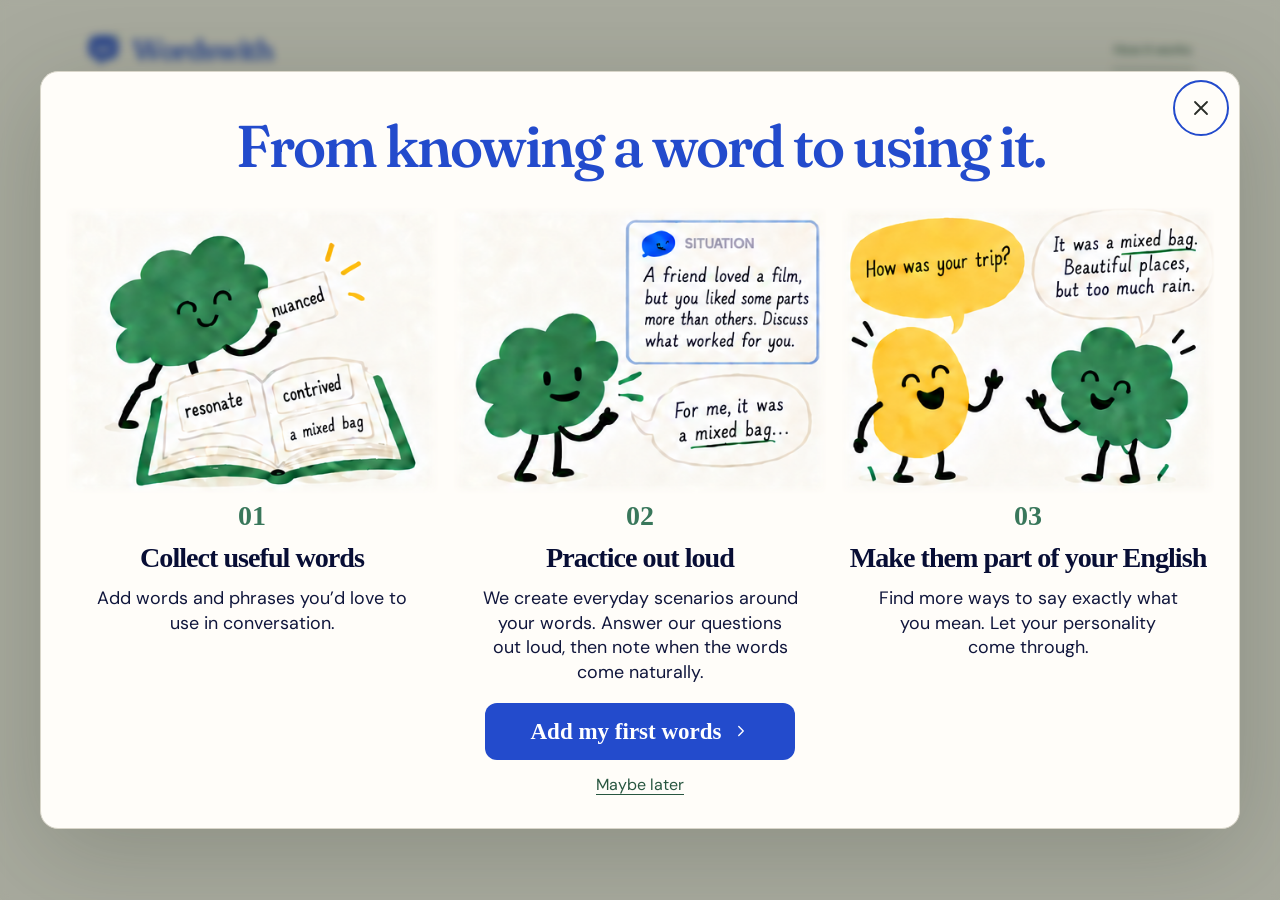
<file: index.html>
<!DOCTYPE html>
<html lang="en">
<head>
  <meta charset="UTF-8">
  <meta name="viewport" content="width=device-width, initial-scale=1.0">
  <title>Wordswith</title>
  <link rel="icon" href="assets/wordswith-mark.svg" type="image/svg+xml">
  <meta name="theme-color" content="#fbf7ed">
  <link rel="preload" href="assets/fonts/fraunces.ttf" as="font" type="font/ttf" crossorigin>
  <link rel="preload" href="assets/fonts/dm-sans.ttf" as="font" type="font/ttf" crossorigin>
  <link rel="stylesheet" href="styles.css">
</head>
<body>
  <header class="app-header">
    <button class="brand-link" id="brand-button" type="button" aria-label="Go to your vocabulary">
      <img class="brand-mark" src="assets/wordswith-mark.svg" alt="">
      <span>Wordswith</span>
    </button>
    <button class="header-link" id="how-it-works-button" type="button">How it works</button>
  </header>

  <main class="app-shell">
    <section class="view home-view is-active" id="home-view" aria-labelledby="home-title">
      <div class="home-layout">
        <section class="home-primary">
          <div class="home-copy">
            <p class="handwritten"><svg viewBox="0 0 36 36" fill="none" aria-hidden="true"><path d="M18 3v7m1 17-1 6M3 18l7 1m17-2 6-1M7 6l5 6m13 13 4 4M7 29l5-5M26 10l4-5" stroke="currentColor" stroke-width="1.7" stroke-linecap="round"/><path d="M24 17c0 9-13 9-13 1s13-9 13-1Z" fill="#ffdb59" stroke="currentColor" stroke-width="1.5"/></svg>A little more out loud.</p>
            <h1 id="home-title">Keep your vocabulary in motion.</h1>
            <p class="lead" id="home-lead">
              Add vocabulary from a recent English lesson, then use it out loud in a short session.
            </p>
          </div>

            <button class="action-button primary" id="practice-button" type="button" hidden>
              <svg viewBox="0 0 24 24" focusable="false" aria-hidden="true">
                <path d="M8 6.5v11l8.5-5.5L8 6.5Z"></path>
              </svg>
              <span id="practice-button-label">Practice now</span>
            </button>

          <form class="word-importer" id="word-importer">
            <label for="word-input">A few words to make your own</label>
            <div class="word-input-shell">
              <textarea
                class="word-input"
                id="word-input"
                rows="4"
                placeholder="One word or phrase per line, for example:&#10;break the ice&#10;little by little&#10;make up your mind"
              ></textarea>
              <div class="word-input-footer">
                <span class="input-status" id="input-status">0/1000</span>
                <div class="word-input-actions">
                  <button class="inline-add-button" id="add-word-button" type="submit" disabled>Add words</button>
                  <button class="inline-add-button inline-share-button" id="add-and-share-button" type="button" disabled>Add and Share</button>
                </div>
              </div>
            </div>
            <div class="share-link" id="share-link" hidden>
              <label for="share-link-input">Copy this link to send your words to another learner.</label>
              <input class="share-link-input" id="share-link-input" type="text" readonly>
            </div>
          </form>
          <p class="session-error" id="session-error" role="alert" hidden></p>
        </section>

        <aside class="vocabulary-panel" aria-labelledby="vocabulary-title">
          <div class="panel-heading">
            <div>
              <h2 id="vocabulary-title">My words</h2>
            </div>
            <button class="icon-button share-library-button" id="share-library-button" type="button" aria-label="Share progress" title="Share progress">
              <img src="assets/share-2.svg" alt="" width="18" height="18">
            </button>
          </div>
          <div class="status-summary" id="status-summary" hidden>
            <span><strong id="new-count">0</strong> New</span>
            <span><strong id="building-count">0</strong> Building</span>
            <span class="comfortable-total"><strong id="comfortable-count">0</strong> Getting comfortable</span>
          </div>
          <div class="vocabulary-list" id="vocabulary-list" aria-live="polite"></div>
          <div class="vocabulary-reset-actions">
            <button class="text-button" id="clear-vocabulary-button" type="button">Clear vocabulary</button>
            <button class="text-button" id="restore-vocabulary-button" type="button" hidden>Restore previous vocabulary</button>
          </div>
        </aside>
      </div>
    </section>

    <section class="view preview-view" id="preview-view" aria-label="Session words" tabindex="-1">
      <button class="icon-button" id="preview-back-button" type="button" aria-label="Back to my words">
        <svg viewBox="0 0 24 24" focusable="false" aria-hidden="true">
          <path d="m15 18-6-6 6-6"></path>
        </svg>
      </button>
      <div class="preview-main">
        <p class="eyebrow">Before you begin</p>
        <h1>Let’s give these words a voice.</h1>
        <p class="lead">Review these words and phrases. Then use them to answer the questions out loud.</p>
        <ul class="preview-chips" id="preview-chips" aria-label="Words in this session"></ul>
        <p class="lead preview-note">You can reveal the word during practice.</p>
        <p class="session-error" id="preview-error" role="alert" hidden></p>
        <button class="action-button primary" id="ready-button" type="button" aria-live="polite">Ready</button>
      </div>
    </section>

    <section class="view training-view" id="training-view" aria-label="Speaking practice">
      <header class="session-header">
        <button class="icon-button" id="leave-session-button" type="button" aria-label="Leave session">
          <svg viewBox="0 0 24 24" focusable="false" aria-hidden="true">
            <path d="m15 18-6-6 6-6"></path>
          </svg>
        </button>
        <div class="session-progress">
          <div class="progress-labels">
            <span>Speaking practice</span>
            <strong id="progress-label">1 of 5</strong>
          </div>
          <div class="progress-track" aria-hidden="true">
            <span id="progress-fill"></span>
          </div>
        </div>
      </header>

      <div class="practice-stage">
        <div class="word-cue">
          <button class="word-spoiler" id="word-spoiler" type="button" aria-expanded="false" aria-controls="question-word">Reveal word</button>
          <span class="revealed-word" id="question-word" tabindex="-1" hidden></span>
        </div>
        <h1 class="question-display" id="question-display" tabindex="-1"></h1>

      </div>

      <div class="assessment-controls">
        <button class="action-button secondary" id="needs-practice-button" type="button">
          <svg viewBox="0 0 24 24" focusable="false" aria-hidden="true">
            <path d="M20 12a8 8 0 1 1-2.35-5.66"></path>
            <path d="M20 4v6h-6"></path>
          </svg>
          <span>Still practicing</span>
        </button>
        <button class="action-button primary success" id="used-it-button" type="button">
          <svg viewBox="0 0 24 24" focusable="false" aria-hidden="true">
            <path d="m5 12 4 4L19 6"></path>
          </svg>
          <span>Used it</span>
        </button>
        <button class="text-button" id="skip-prompt-button" type="button">Try another question</button>
      </div>
    </section>

    <section class="view summary-view" id="summary-view" aria-labelledby="summary-title">
      <div class="summary-main">
        <p class="eyebrow">Session complete</p>
        <img class="illustration-slot" src="assets/word-garden.svg" alt="" width="96" height="88">
        <h1 id="summary-title">Your vocabulary is growing.</h1>

        <div class="summary-columns">
          <section class="summary-group used-group">
            <div class="summary-group-heading">
              <h2>Used today</h2>
              <strong id="summary-used-count">0</strong>
            </div>
            <div class="word-list" id="used-list"></div>
          </section>
          <section class="summary-group needs-group">
            <div class="summary-group-heading">
              <h2>Still practicing</h2>
              <strong id="summary-needs-count">0</strong>
            </div>
            <div class="word-list" id="needs-list"></div>
          </section>
        </div>
      </div>

      <div class="summary-actions">
        <button class="action-button primary" id="practice-again-button" type="button">Practice again</button>
        <button class="action-button secondary" id="done-for-now-button" type="button">Done for now</button>
      </div>
    </section>
  </main>

  <dialog class="onboarding-dialog" id="onboarding-dialog" aria-labelledby="onboarding-title">
    <div class="onboarding-panel">
      <button class="onboarding-close" id="onboarding-close-button" type="button" aria-label="Close how it works">
        <svg viewBox="0 0 24 24" aria-hidden="true"><path d="m6 6 12 12M18 6 6 18"></path></svg>
      </button>

      <h2 id="onboarding-title">From knowing a word to using it.</h2>

      <div class="onboarding-steps">
        <article class="onboarding-step">
          <div class="onboarding-art onboarding-art-1" role="img" aria-label="Your words: nuanced, resonate, contrived, a mixed bag.">
            <img src="assets/onboarding-artwork.png" alt="" width="1536" height="1024" draggable="false">
          </div>
          <p class="step-number">01</p>
          <h3>Collect useful words</h3>
          <p>Add words and phrases you’d love to use in conversation.</p>
        </article>

        <article class="onboarding-step">
          <div class="onboarding-art onboarding-art-2" role="img" aria-label="Situation: A friend loved a film, but you liked some parts more than others. Discuss what worked for you. Your answer: For me, it was a mixed bag…">
            <img src="assets/onboarding-artwork.png" alt="" width="1536" height="1024" draggable="false">
          </div>
          <p class="step-number">02</p>
          <h3>Practice out loud</h3>
          <p>We create everyday scenarios around your words. Answer our questions out loud, then note when the words come naturally.</p>
        </article>

        <article class="onboarding-step">
          <div class="onboarding-art onboarding-art-3" role="img" aria-label="Friend: How was your trip? You: It was a mixed bag. Beautiful places, but too much rain.">
            <img src="assets/onboarding-artwork.png" alt="" width="1536" height="1024" draggable="false">
          </div>
          <p class="step-number">03</p>
          <h3>Make them part of your English</h3>
          <p>Find more ways to say exactly what you mean. Let your personality come through.</p>
        </article>
      </div>

      <div class="onboarding-actions">
        <button class="action-button primary onboarding-primary" id="onboarding-primary-button" type="button">
          <span id="onboarding-primary-label">Add my first words</span>
          <svg viewBox="0 0 24 24" aria-hidden="true"><path d="m9 18 6-6-6-6"></path></svg>
        </button>
        <button class="text-button onboarding-later" id="onboarding-later-button" type="button">Maybe later</button>
      </div>
    </div>
  </dialog>

  <dialog class="leave-dialog" id="leave-dialog" aria-labelledby="leave-dialog-title" aria-describedby="leave-dialog-description">
    <h2 id="leave-dialog-title">End this practice?</h2>
    <p id="leave-dialog-description">Your results from this session won’t be saved.</p>
    <div class="leave-dialog-actions">
      <button class="action-button primary" id="continue-practice-button" type="button" autofocus>Keep practicing</button>
      <button class="action-button secondary" id="confirm-leave-button" type="button">End practice</button>
    </div>
  </dialog>

  <dialog class="share-dialog" id="share-dialog" aria-labelledby="share-title">
    <div class="share-heading">
      <h2 id="share-title">Share progress</h2>
      <button class="toast-close" id="share-close-button" type="button" aria-label="Close share progress" title="Close"><span aria-hidden="true">&times;</span></button>
    </div>
    <img class="share-image" id="share-image" alt="" width="1080" hidden>
    <p class="share-feedback" id="share-feedback" role="status" aria-live="polite"></p>
    <div class="share-actions">
      <button class="action-button primary" id="share-native-button" type="button" hidden>Share image</button>
      <button class="action-button secondary" id="share-download-button" type="button">Download image</button>
    </div>
  </dialog>

  <div class="toast-region" role="status" aria-live="polite" aria-atomic="true">
    <div class="word-toast" id="word-toast" hidden>
      <p id="word-toast-message"></p>
      <button class="toast-close" id="toast-close" type="button" aria-label="Close notification" title="Close notification">
        <span aria-hidden="true">&times;</span>
      </button>
    </div>
  </div>

  <script src="prompt-history.js"></script>
  <script src="share-words.js"></script>
  <script src="assets/share-progress.js"></script>
  <script src="script.js"></script>
</body>
</html>
</file>
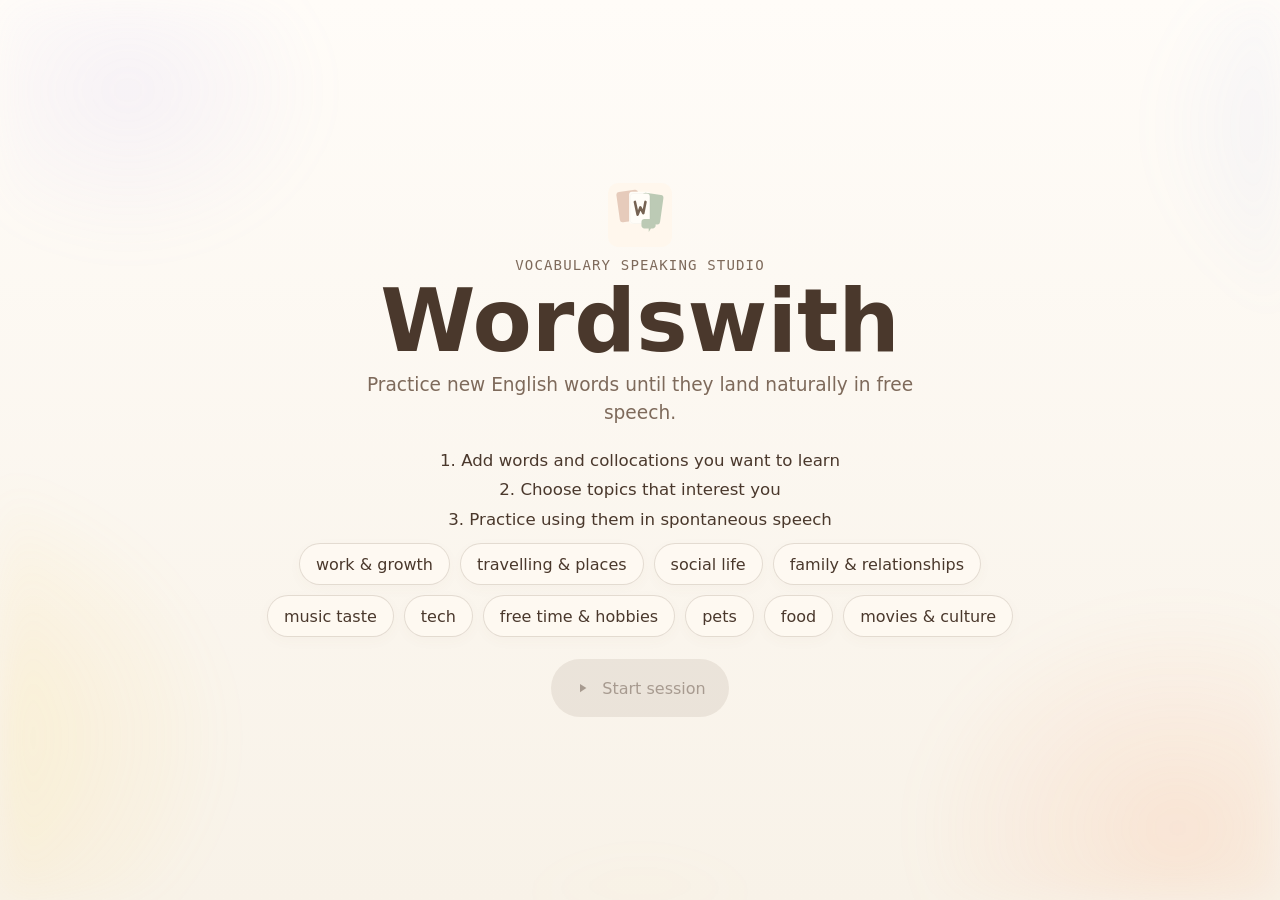
<file: work/fluidity-main/index.html>
<!DOCTYPE html>
<html lang="en">
<head>
  <meta charset="UTF-8">
  <meta name="viewport" content="width=device-width, initial-scale=1.0">
  <title>Wordswith</title>
  <link rel="stylesheet" href="styles.css">
</head>
<body>
  <main class="app-shell">
    <div class="frame">
      <section class="view landing-view is-active" id="landing-view" aria-labelledby="app-title">
        <div class="brand-block">
          <img class="brand-mark" src="assets/wordswith-mark.svg" alt="Wordswith logo">
          <p class="eyebrow">Vocabulary speaking studio</p>
          <h1 id="app-title">Wordswith</h1>
          <p class="lead">
            Practice new English words until they land naturally in free speech.
          </p>
        </div>

        <section class="topic-picker" aria-labelledby="topic-picker-title">
          <h2 class="visually-hidden" id="topic-picker-title">How it works</h2>
          <ol class="practice-steps">
            <li>Add words and collocations you want to learn</li>
            <li>Choose topics that interest you</li>
            <li>Practice using them in spontaneous speech</li>
          </ol>

          <div class="topic-list">
            <button class="topic-chip" type="button" data-topic="work &amp; growth" aria-pressed="false">
              <span class="topic-check" aria-hidden="true">&#10003;</span>
              <span>work &amp; growth</span>
            </button>
            <button class="topic-chip" type="button" data-topic="travelling &amp; places" aria-pressed="false">
              <span class="topic-check" aria-hidden="true">&#10003;</span>
              <span>travelling &amp; places</span>
            </button>
            <button class="topic-chip" type="button" data-topic="social life" aria-pressed="false">
              <span class="topic-check" aria-hidden="true">&#10003;</span>
              <span>social life</span>
            </button>
            <button class="topic-chip" type="button" data-topic="family &amp; relationships" aria-pressed="false">
              <span class="topic-check" aria-hidden="true">&#10003;</span>
              <span>family &amp; relationships</span>
            </button>
            <button class="topic-chip" type="button" data-topic="music taste" aria-pressed="false">
              <span class="topic-check" aria-hidden="true">&#10003;</span>
              <span>music taste</span>
            </button>
            <button class="topic-chip" type="button" data-topic="tech" aria-pressed="false">
              <span class="topic-check" aria-hidden="true">&#10003;</span>
              <span>tech</span>
            </button>
            <button class="topic-chip" type="button" data-topic="free time &amp; hobbies" aria-pressed="false">
              <span class="topic-check" aria-hidden="true">&#10003;</span>
              <span>free time &amp; hobbies</span>
            </button>
            <button class="topic-chip" type="button" data-topic="pets" aria-pressed="false">
              <span class="topic-check" aria-hidden="true">&#10003;</span>
              <span>pets</span>
            </button>
            <button class="topic-chip" type="button" data-topic="food" aria-pressed="false">
              <span class="topic-check" aria-hidden="true">&#10003;</span>
              <span>food</span>
            </button>
            <button class="topic-chip" type="button" data-topic="movies &amp; culture" aria-pressed="false">
              <span class="topic-check" aria-hidden="true">&#10003;</span>
              <span>movies &amp; culture</span>
            </button>
          </div>
        </section>

        <button class="action-button primary" id="start-button" type="button" disabled>
          <span class="button-icon" aria-hidden="true">
            <svg class="icon-fill" viewBox="0 0 24 24" focusable="false">
              <path d="M8 6.5v11l8.5-5.5L8 6.5Z"></path>
            </svg>
          </span>
          <span id="start-button-label">Start session</span>
        </button>
        <p class="session-error" id="session-error" role="alert" hidden></p>
      </section>

      <section class="view training-view" id="training-view" aria-labelledby="question-display">
        <div class="session-meta">
          <span class="meta-chip">
            <span class="meta-label">Practiced</span>
            <strong id="practiced-count">0</strong>
          </span>
          <span class="meta-chip">
            <span class="meta-label">Skipped</span>
            <strong id="skipped-count">0</strong>
          </span>
        </div>

        <div class="word-stage">
          <div class="stage-shell">
            <span class="stage-blob stage-blob-orange"></span>
            <span class="stage-blob stage-blob-yellow"></span>
            <span class="stage-blob stage-blob-blue"></span>
            <div class="stage-ribbon">
              <span class="ribbon-dot"></span>
              <span>Answer freely — there is no perfect response</span>
            </div>
            <p class="word-hint">Use the target word in your answer</p>
            <div class="question-context">
              <span class="question-context-item">
                <span class="meta-label">Word</span>
                <strong id="question-word"></strong>
              </span>
              <span class="question-context-item">
                <span class="meta-label">Topic</span>
                <strong id="question-topic"></strong>
              </span>
            </div>
            <div class="question-display" id="question-display" aria-live="polite"></div>
          </div>
        </div>

        <div class="control-row">
          <button class="action-button primary" id="next-button" type="button">
            <span class="button-icon" aria-hidden="true">
              <svg viewBox="0 0 24 24" focusable="false">
                <path d="M4 12h11"></path>
                <path d="m11 5 7 7-7 7"></path>
              </svg>
            </span>
            <span>Next</span>
          </button>

          <button class="action-button ghost" id="skip-button" type="button">
            <span class="button-icon" aria-hidden="true">
              <svg viewBox="0 0 24 24" focusable="false">
                <path d="M5 5v14"></path>
                <path d="m9 12 9-7v14l-9-7Z"></path>
              </svg>
            </span>
            <span>Skip</span>
          </button>

          <button class="action-button subtle" id="stop-button" type="button">
            <span class="button-icon" aria-hidden="true">
              <svg viewBox="0 0 24 24" focusable="false">
                <rect x="7" y="7" width="10" height="10" rx="1.5"></rect>
              </svg>
            </span>
            <span>Stop</span>
          </button>
        </div>
      </section>
    </div>
  </main>

  <div class="modal-backdrop" id="summary-backdrop" hidden>
    <section class="summary-modal" role="dialog" aria-modal="true" aria-labelledby="summary-title">
      <div class="summary-header">
        <p class="eyebrow">Session summary</p>
        <h2 id="summary-title">What you used today</h2>
        <p class="summary-note" id="summary-note"></p>
      </div>

      <div class="summary-stats">
        <span><strong id="summary-practiced-count">0</strong> practiced</span>
        <span><strong id="summary-skipped-count">0</strong> skipped</span>
      </div>

      <div class="summary-groups">
        <section class="summary-group">
          <h3>Practiced</h3>
          <div class="word-list" id="practiced-list"></div>
        </section>

        <section class="summary-group">
          <h3>Skipped</h3>
          <div class="word-list" id="skipped-list"></div>
        </section>
      </div>

      <div class="modal-actions">
        <button class="action-button primary" id="restart-button" type="button">
          <span class="button-icon" aria-hidden="true">
            <svg viewBox="0 0 24 24" focusable="false">
              <path d="M4 12a8 8 0 1 0 2.34-5.66"></path>
              <path d="M4 4v6h6"></path>
            </svg>
          </span>
          <span>Train again</span>
        </button>

        <button class="action-button subtle" id="close-summary-button" type="button">
          <span>Back to start</span>
        </button>
      </div>
    </section>
  </div>

  <script src="script.js"></script>
</body>
</html>
</file>
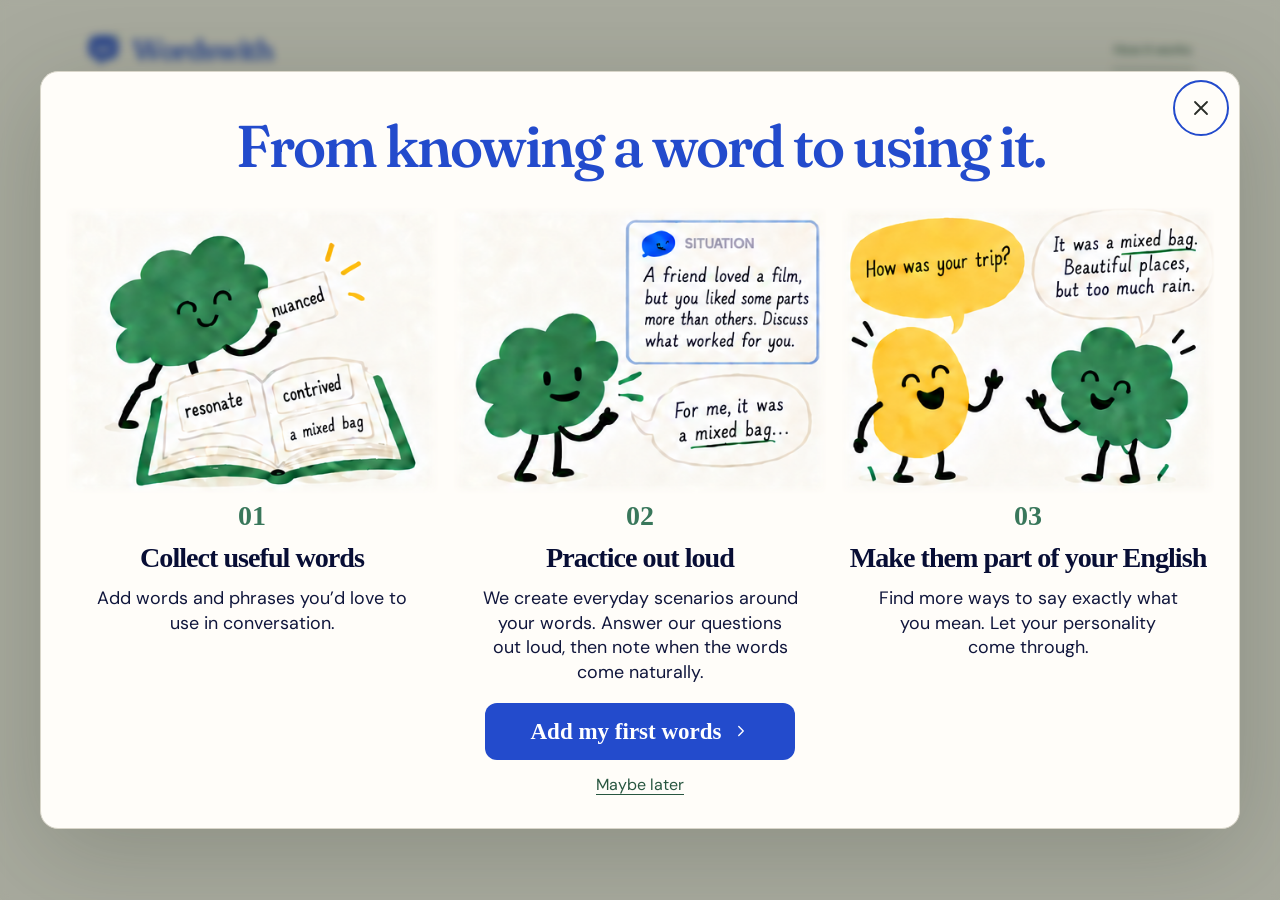
<file: add-words.html>
<!DOCTYPE html>
<html lang="en">
<head>
  <meta charset="UTF-8">
  <meta name="viewport" content="width=device-width, initial-scale=1.0">
  <meta http-equiv="refresh" content="0; url=/">
  <title>Wordswith</title>
</head>
<body>
  <p><a href="/">Continue to Wordswith</a></p>
</body>
</html>
</file>
<file: styles.css>
@font-face {
  font-family: "Fraunces";
  src: url("assets/fonts/fraunces.ttf") format("truetype");
  font-style: normal;
  font-weight: 100 900;
  font-display: swap;
}
@font-face {
  font-family: "DM Sans";
  src: url("assets/fonts/dm-sans.ttf") format("truetype");
  font-style: normal;
  font-weight: 100 1000;
  font-display: swap;
}
@font-face {
  font-family: "Caveat";
  src: url("assets/fonts/caveat.ttf") format("truetype");
  font-style: normal;
  font-weight: 400 700;
  font-display: swap;
}

/* Paper, ink, and three accents. Keep illustration colors within this palette. */
:root {
  color-scheme: light;
  --bg: #fbf7ed;
  --surface: #fffdf7;
  --surface-muted: #eeeade;
  --ink: #292d28;
  --ink-soft: #66695f;
  --line: #d8d9cb;
  --blue: #234bcc;
  --blue-soft: #e9edff;
  --green: #39775b;
  --green-dark: #285640;
  --green-soft: #e6eedf;
  --yellow: #ffdb59;
  --yellow-soft: #faf0c7;
  --coral: #a34230;
  --coral-soft: #f8e8df;
  --focus: #234bcc;
  --display: "Fraunces", Georgia, serif;
  --body: "DM Sans", Arial, sans-serif;
  --hand: "Caveat", cursive;
  --transition: 180ms ease;
}
* { box-sizing: border-box; }
html { min-height: 100%; }
body { min-height: 100vh; margin: 0; color: var(--ink); background: var(--bg); font-family: var(--body); font-size: 15px; line-height: 1.5; }
button, input, textarea { font: inherit; }
button { cursor: pointer; }
button:disabled { cursor: not-allowed; }
h1, h2, p { margin: 0; }
svg { display: block; }
button, a, input, textarea { -webkit-tap-highlight-color: transparent; }
::selection { color: var(--ink); background: var(--yellow); }
.app-header { width: min(100%, 1180px); min-height: 100px; margin: auto; padding: 0 36px; display: flex; align-items: center; justify-content: space-between; gap: 24px; }
.brand-link { padding: 0; display: inline-flex; align-items: center; gap: 10px; border: 0; color: var(--blue); background: transparent; font-family: var(--display); font-size: 29px; font-weight: 550; letter-spacing: -1.4px; font-variation-settings: "SOFT" 80, "WONK" 1; }
.brand-mark { width: 36px; height: 36px; }
.header-link { min-height: 40px; padding: 0 2px; border: 0; border-bottom: 1px solid currentColor; color: var(--green-dark); background: transparent; font-size: 13px; font-weight: 500; text-underline-offset: 4px; }
.header-link:hover { color: var(--blue); }
.app-shell { width: min(100%, 1180px); min-height: calc(100svh - 100px); margin: 0 auto; padding: 0 36px 28px; }
.view { display: none; }
.view.is-active { display: block; animation: view-in 220ms ease both; }
@keyframes view-in { from { opacity: 0; transform: translateY(6px); } to { opacity: 1; transform: translateY(0); } }
.home-layout { display: grid; grid-template-columns: minmax(0, 1.15fr) minmax(0, 1fr); gap: 80px; padding: 62px 0 48px; }
.home-primary { min-width: 0; display: grid; align-content: start; gap: 30px; }
.home-copy { display: grid; gap: 19px; }
.eyebrow { color: var(--green-dark); font-size: 11px; font-weight: 650; letter-spacing: 1.4px; text-transform: uppercase; }
.handwritten { font-family: var(--hand); font-weight: 500; font-size: 24px; line-height: 1.2; color: var(--green-dark); }
.home-copy .handwritten { display: flex; align-items: center; gap: 12px; transform: rotate(-2deg); transform-origin: left center; }
.handwritten svg { width: 30px; height: 30px; color: var(--green); }
h1 { max-width: 18ch; font-family: var(--display); font-size: clamp(38px, 4.3vw, 54px); line-height: 1.12; font-weight: 500; letter-spacing: -1.9px; color: var(--blue); font-variation-settings: "SOFT" 80, "WONK" 1; overflow-wrap: anywhere; text-wrap: balance; }
.lead { max-width: 47ch; color: var(--ink-soft); font-size: 15px; line-height: 1.7; }
#practice-button { justify-self: start; }
.action-button { min-height: 48px; padding: 12px 23px; display: inline-flex; align-items: center; justify-content: center; gap: 10px; border: 1px solid transparent; border-radius: 7px 9px 7px 9px; font-size: 14px; font-weight: 600; line-height: 1.35; transition: transform var(--transition), background-color var(--transition); }
.action-button:hover:not(:disabled) { transform: translateY(-2px); }
.action-button:active:not(:disabled) { transform: translateY(0); }
.action-button svg { width: 18px; height: 18px; fill: none; stroke: currentColor; stroke-width: 1.8; stroke-linecap: round; stroke-linejoin: round; }
.action-button.primary { color: white; background: var(--blue); }
.action-button.primary:hover:not(:disabled) { background: #193cac; }
.action-button.primary.success { min-width: 180px; background: var(--green); }
.action-button.primary.success:hover:not(:disabled) { background: var(--green-dark); }
.action-button.secondary { color: var(--ink); border-color: #b7bdaf; background: transparent; }
.action-button.secondary:hover:not(:disabled) { background: var(--green-soft); }
.action-button:disabled, .action-button[aria-busy="true"] { color: var(--ink-soft); background: var(--surface-muted); }
.word-importer { display: grid; gap: 12px; }
.word-importer > label { font-size: 14px; font-weight: 600; }
.word-input-shell { padding: 18px 20px 14px; display: grid; gap: 16px; border: 1px solid #bdc3b5; border-radius: 9px 12px 10px 7px; background: var(--surface); transition: border-color var(--transition), box-shadow var(--transition); }
.word-input-shell:focus-within { border-color: var(--blue); box-shadow: 0 0 0 3px rgb(35 75 204 / 10%); }
.word-input { width: 100%; min-height: 112px; padding: 0; resize: vertical; border: 0; outline: 0; color: var(--ink); background: transparent; font-size: 15px; line-height: 1.8; }
.word-input::placeholder { color: #777b71; opacity: 1; }
.word-input-footer { display: flex; flex-wrap: wrap; align-items: center; justify-content: space-between; gap: 12px; border-top: 1px solid #eeeee4; padding-top: 12px; }
.input-status, .field-note { color: var(--ink-soft); font-size: 11px; font-variant-numeric: tabular-nums; }
.input-status.is-error, .session-error { color: var(--coral); }
.inline-add-button { min-height: 40px; padding: 0 16px; border: 1px solid var(--green); border-radius: 6px; color: white; background: var(--green); font-size: 13px; font-weight: 600; }
.inline-add-button:hover:not(:disabled) { background: var(--green-dark); }
.inline-add-button:disabled { color: #75796f; background: #f1f1e8; border-color: #e2e4d7; }
.word-input-actions { margin-left: auto; display: flex; flex-wrap: wrap; justify-content: flex-end; gap: 8px; }
.inline-share-button { color: var(--green-dark); background: transparent; border-color: var(--green); }
.inline-share-button:hover:not(:disabled) { background: var(--green-soft); }
.share-link { display: grid; gap: 7px; }
.share-link label { color: var(--ink-soft); font-size: 12px; line-height: 1.5; }
.share-link-input { width: 100%; min-height: 40px; padding: 8px 12px; border: 1px solid #bdc3b5; border-radius: 7px; background: var(--surface); color: var(--ink); font-size: 12px; }
.session-error { font-size: 13px; line-height: 1.5; padding: 12px 16px; background: var(--coral-soft); border-radius: 8px; }
.vocabulary-panel { min-width: 0; padding-top: 9px; }
.panel-heading { display: flex; align-items: center; justify-content: space-between; gap: 18px; }
.panel-heading h2 { font-family: var(--display); font-size: 32px; font-weight: 500; line-height: 1.2; letter-spacing: -1px; font-variation-settings: "SOFT" 80, "WONK" 1; }
.status-summary { margin: 26px 0 18px; display: grid; grid-template-columns: .85fr .9fr 1.35fr; gap: 8px; color: var(--ink-soft); font-size: 11px; line-height: 1.4; }
.status-summary span { padding: 11px 12px; display: grid; align-content: start; gap: 3px; border-radius: 7px; background: var(--blue-soft); color: #304ea5; }
.status-summary span + span { background: var(--yellow-soft); color: #76601e; }
.status-summary .comfortable-total { background: var(--green-soft); color: var(--green-dark); }
.status-summary strong { font-family: var(--display); font-size: 28px; font-weight: 500; line-height: 1.2; }
.vocabulary-list { max-height: 430px; display: grid; overflow: auto; scrollbar-width: thin; scrollbar-color: #b8c1b0 transparent; padding-right: 3px; }
.library-empty { min-height: 300px; padding: 35px 18px; display: grid; align-content: center; justify-items: center; gap: 8px; margin-top: 26px; border: 1px dashed #c9cdbd; border-radius: 46% 45% 9px 9px / 12% 10% 9px 9px; color: var(--ink-soft); text-align: center; background: #f3f3e7; }
.library-empty::before { content: ""; width: 110px; height: 100px; margin-bottom: 13px; background: url("assets/word-garden.svg") center / contain no-repeat; }
.library-empty strong { font-family: var(--display); font-size: 22px; font-weight: 500; color: var(--green-dark); }
.library-empty span { max-width: 27ch; font-size: 13px; line-height: 1.6; }
.vocabulary-item { min-width: 0; min-height: 64px; padding: 8px 0; display: grid; grid-template-columns: minmax(0, 1fr) auto; align-items: center; gap: 8px; }
.vocabulary-item-main { min-width: 0; display: grid; gap: 5px; }
.vocabulary-word { display: block; width: 100%; min-width: 0; overflow: hidden; color: var(--ink); font-size: 15px; font-weight: 550; white-space: nowrap; text-overflow: ellipsis; }
.vocabulary-meta { color: var(--ink-soft); font-size: 11px; }
.vocabulary-item-actions { display: flex; align-items: center; gap: 4px; }
.status-label { min-height: 26px; max-width: 110px; padding: 4px 9px; display: inline-flex; align-items: center; border-radius: 5px; color: #304ea5; background: var(--blue-soft); font-size: 10px; text-align: center; line-height: 1.4; }
.status-building .status-label { color: #76601e; background: var(--yellow-soft); }
.status-getting-comfortable .status-label { color: var(--green-dark); background: var(--green-soft); }
.remove-item-button, .icon-button { width: 40px; height: 40px; padding: 0; display: grid; place-items: center; border: 1px solid transparent; border-radius: 50%; color: var(--ink-soft); background: transparent; }
.remove-item-button:hover { color: var(--coral); background: var(--coral-soft); }
.remove-item-button svg, .icon-button svg { width: 17px; height: 17px; fill: none; stroke: currentColor; stroke-width: 1.7; stroke-linecap: round; stroke-linejoin: round; }
.icon-button { border-color: var(--line); }
.icon-button:hover { color: var(--blue); border-color: var(--blue); background: var(--blue-soft); }
.vocabulary-reset-actions { display: flex; flex-wrap: wrap; gap: 12px; margin-top: 16px; }
.vocabulary-reset-actions .text-button { padding-left: 0; color: var(--ink-soft); font-size: 11px; font-weight: 400; }
.preview-view { min-height: calc(100svh - 128px); padding: 26px 0 48px; }
.preview-main { width: min(100%, 720px); margin: clamp(30px, 7vh, 70px) auto 0; display: flex; flex-direction: column; align-items: center; text-align: center; }
.preview-main h1 { max-width: 22ch; margin-top: 16px; font-size: clamp(34px, 4vw, 44px); }
.preview-main .lead { margin: 20px auto 0; max-width: 46ch; }
.preview-main .preview-note { margin: 0; font-size: 13px; }
.preview-chips { display: flex; flex-wrap: wrap; justify-content: center; gap: 13px; padding: 0; margin: 35px 0; list-style: none; }
.preview-chips li, .word-cue .revealed-word { max-width: 100%; border: 1px solid #c5cbb9; background: var(--green-soft); color: var(--green-dark); border-radius: 5px 9px 5px 8px; padding: 10px 20px; font-family: var(--display); font-size: 25px; font-weight: 450; line-height: 1.35; overflow-wrap: anywhere; }
.preview-chips li:nth-child(3n + 1) { background: var(--yellow-soft); border-color: #e4d78d; color: #66501a; transform: rotate(-2deg); }
.preview-chips li:nth-child(3n + 2) { background: var(--blue-soft); border-color: #c2ccef; color: var(--blue); transform: rotate(2deg); }

/* Preparing state: the word cards bob gently while prompts are generated. */
.preview-view.is-preparing .preview-chips li { animation: chip-bob 3.2s ease-in-out infinite; }
.preview-view.is-preparing .preview-chips li:nth-child(2n) { animation-delay: .4s; }
.preview-view.is-preparing .preview-chips li:nth-child(3n) { animation-delay: .9s; }
.preview-view.is-preparing .preview-chips li:nth-child(4n) { animation-delay: 1.3s; }
@keyframes chip-bob { 0%, 100% { translate: 0 0; } 50% { translate: 0 -4px; } }
.preview-main .action-button { margin-top: 28px; min-width: 150px; }
#ready-button[aria-busy="true"] { color: white; background: var(--blue); }
#ready-button[aria-busy="true"]::before { content: ""; width: 14px; height: 14px; border: 2px solid currentColor; border-right-color: transparent; border-radius: 50%; animation: ready-spin .8s linear infinite; }
@keyframes ready-spin { to { transform: rotate(360deg); } }
@media (prefers-reduced-motion: reduce) {
  #ready-button[aria-busy="true"]::before { animation: none; }
  .preview-view.is-preparing .preview-chips li { animation: none; }
}
.training-view { min-height: calc(100svh - 128px); padding: 26px 0 26px; }
.training-view.is-active { display: grid; grid-template-rows: auto minmax(300px, 1fr) auto; gap: 16px; }
.session-header { display: grid; grid-template-columns: 40px minmax(0, 1fr) 40px; align-items: center; gap: 16px; }
.session-progress { width: min(100%, 560px); justify-self: center; display: grid; gap: 12px; }
.progress-labels { display: flex; justify-content: space-between; gap: 18px; color: var(--ink-soft); font-size: 12px; }
.progress-labels strong { color: var(--green-dark); font-weight: 600; }
.progress-track { height: 5px; overflow: hidden; border-radius: 5px; background: #e2e7d8; }
.progress-track span { width: 0; height: 100%; display: block; border-radius: inherit; background: var(--green); transition: width 240ms ease; }
.practice-stage { width: min(100%, 790px); margin: 0 auto; padding: 30px 24px; display: grid; align-content: center; justify-items: center; gap: 24px; text-align: center; }
.word-cue { max-width: 100%; display: grid; gap: 9px; }
.word-spoiler { min-width: 150px; min-height: 46px; padding: 10px 20px; border: 1px dashed #8b9b7e; border-radius: 8px 6px 9px 6px; background: transparent; color: var(--green-dark); font-size: 13px; font-weight: 500; }
.word-spoiler:hover { background: var(--green-soft); border-style: solid; }
.question-display { max-width: 36ch; min-height: 100px; display: grid; place-items: center; color: var(--ink); font-family: var(--body); font-size: clamp(23px, 2.4vw, 30px); font-weight: 500; line-height: 1.5; letter-spacing: -.5px; text-wrap: balance; opacity: 0; transform: translateY(6px); transition: opacity 220ms ease, transform 220ms ease; }
.question-display.is-visible { opacity: 1; transform: translateY(0); }
.assessment-controls { display: flex; justify-content: center; align-items: center; flex-wrap: wrap; gap: 12px; }
.assessment-controls .text-button { flex-basis: 100%; font-size: 12px; font-weight: 400; color: var(--ink-soft); }
.text-button { min-height: 42px; padding: 0 10px; border: 0; color: var(--blue); background: transparent; font-size: 13px; font-weight: 500; }
.text-button:hover { text-decoration: underline; text-underline-offset: 4px; }
.session-notice { grid-column: 1 / -1; max-width: 720px; margin: 0 auto; color: var(--ink-soft); font-size: 12px; line-height: 1.5; }
.training-view.is-active:has(.session-notice:not([hidden])) { grid-template-rows: auto auto minmax(300px, 1fr) auto; }
.summary-view { max-width: 800px; min-height: calc(100svh - 128px); margin: auto; padding: 58px 0 40px; }
.summary-view.is-active { display: grid; align-content: start; gap: 32px; }
.summary-main { position: relative; display: grid; gap: 16px; }
.summary-main h1 { max-width: 21ch; font-size: clamp(35px, 4vw, 46px); }
.illustration-slot { width: 96px; height: 88px; object-fit: contain; }
.summary-main > .illustration-slot { position: absolute; right: 0; top: 8px; }
.summary-columns { margin-top: 26px; display: grid; grid-template-columns: repeat(2, minmax(0, 1fr)); gap: 34px; }
.summary-group { padding: 20px; display: grid; align-content: start; gap: 20px; border-radius: 10px; background: var(--green-soft); }
.summary-group.needs-group { background: var(--yellow-soft); }
.summary-group-heading { display: flex; align-items: center; justify-content: space-between; gap: 14px; }
.summary-group-heading h2 { font-family: var(--display); font-size: 24px; font-weight: 450; letter-spacing: -.6px; }
.summary-group-heading strong { color: var(--green-dark); font-family: var(--display); font-size: 28px; font-weight: 450; }
.needs-group .summary-group-heading strong { color: #76601e; }
.word-list { display: flex; flex-wrap: wrap; gap: 8px; }
.word-pill { max-width: 100%; min-height: 34px; padding: 6px 10px; display: inline-flex; align-items: center; border: 1px solid #c3cdb7; border-radius: 6px; background: rgb(255 253 247 / 70%); font-size: 13px; overflow-wrap: anywhere; }
.needs-group .word-pill { border-color: #ded193; }
.empty-list { color: var(--ink-soft); font-size: 13px; }
.summary-actions { display: flex; gap: 12px; flex-wrap: wrap; }
button:focus-visible, input:focus-visible, textarea:focus-visible { outline: 2px solid var(--focus); outline-offset: 4px; }
.word-input:focus-visible { outline: none; }
.question-display:focus, #question-word:focus, #preview-view:focus { outline: none; }
.onboarding-dialog { width: min(1200px, calc(100% - 40px)); max-height: calc(100dvh - 40px); margin: auto; padding: 0; overflow: auto; border: 1px solid #d8d5c9; border-radius: 18px; background: #fffdf9; color: #080e35; box-shadow: 0 22px 100px rgb(35 45 30 / 22%); }
.onboarding-dialog::backdrop { background: rgb(35 45 30 / 38%); backdrop-filter: blur(4px); }
.onboarding-panel { position: relative; padding: 42px 24px 22px; }
.onboarding-close { position: absolute; z-index: 1; top: 14px; right: 16px; width: 44px; height: 44px; padding: 0; display: grid; place-items: center; border: 0; border-radius: 50%; color: var(--ink); background: transparent; }
.onboarding-close:hover { background: var(--surface-muted); }
.onboarding-close svg { width: 24px; height: 24px; fill: none; stroke: currentColor; stroke-width: 1.8; stroke-linecap: round; }
.onboarding-dialog h2 { margin: 0 auto; color: #234bcc; font-family: var(--display); font-size: clamp(34px, 4.6vw, 68px); font-weight: 550; font-variation-settings: "SOFT" 30, "WONK" 1; letter-spacing: -2px; line-height: 1.1; text-align: center; text-wrap: balance; }
.onboarding-steps { margin-top: 28px; display: grid; grid-template-columns: repeat(3, minmax(0, 1fr)); gap: 14px; }
.onboarding-step { min-width: 0; display: grid; justify-items: center; align-content: start; text-align: center; }
/* Show unaltered regions of the approved 1536 × 1024 artwork. All three scenes
   share the same scale; the original lettering, expressions and proportions stay intact. */
.onboarding-art { position: relative; width: 100%; aspect-ratio: 450 / 345; overflow: hidden; mask-image: linear-gradient(to right, transparent, #000 3%, #000 97%, transparent), linear-gradient(to bottom, transparent, #000 3%, #000 97%, transparent); mask-composite: intersect; }
.onboarding-art img { position: absolute; width: 341.333333%; max-width: none; height: auto; top: -66.666667%; pointer-events: none; }
.onboarding-art-1 img { left: -16.666667%; }
.onboarding-art-2 img { left: -116.666667%; }
.onboarding-art-3 img { left: -226.666667%; }
.onboarding-step .step-number { margin-top: 8px; color: var(--green); font-family: Georgia, serif; font-weight: 600; font-size: 28px; line-height: 1; }
.onboarding-step h3 { margin: 12px 0 12px; color: #080e35; font-family: "Times New Roman", Times, serif; font-size: clamp(20px, 2.2vw, 32px); font-weight: 700; letter-spacing: -1px; line-height: 1.15; white-space: nowrap; }
.onboarding-step > p:last-child { max-width: 29ch; padding: 0 6px; color: #10163c; font-size: clamp(14px, 1.4vw, 19px); line-height: 1.38; text-wrap: pretty; }
.onboarding-actions { margin-top: 18px; display: grid; justify-items: center; gap: 4px; }
.onboarding-primary { min-width: 310px; min-height: 56px; font-family: Georgia, serif; font-size: 23px; font-weight: 600; border-radius: 12px; }
.onboarding-later { color: var(--green-dark); font-size: 16px; font-weight: 400; text-decoration: underline; text-underline-offset: 4px; }
.share-dialog, .leave-dialog { width: min(560px, calc(100% - 32px)); max-height: calc(100dvh - 40px); overflow-y: auto; padding: 28px; border: 1px solid #c0c8b6; border-radius: 14px; background: var(--bg); color: var(--ink); box-shadow: 0 18px 90px rgb(35 45 30 / 18%); }
.share-dialog::backdrop, .leave-dialog::backdrop { background: rgb(35 45 30 / 35%); backdrop-filter: blur(3px); }
.share-heading { display: flex; justify-content: space-between; align-items: center; gap: 12px; }
.share-heading h2, .leave-dialog h2 { color: var(--blue); font-family: var(--display); font-size: 30px; font-weight: 500; letter-spacing: -1px; line-height: 1.2; }
.share-image { display: block; width: min(100%, max(240px, calc(100dvh - 240px))); height: auto; margin: 20px auto 0; border: 1px solid var(--line); border-radius: 5px; }
.share-feedback { font-size: 12px; line-height: 1.5; color: var(--ink-soft); margin: 12px 0; }
.share-feedback:empty { display: none; }
.share-actions, .leave-dialog-actions { display: flex; flex-wrap: wrap; gap: 12px; margin-top: 20px; }
.share-actions .action-button, .leave-dialog-actions .action-button { flex: 1 1 180px; }
.leave-dialog { width: min(470px, calc(100% - 32px)); }
.leave-dialog p { margin: 16px 0 28px; color: var(--ink-soft); font-size: 14px; line-height: 1.6; }
.toast-region { position: fixed; top: max(20px, env(safe-area-inset-top)); right: max(20px, env(safe-area-inset-right)); width: min(360px, calc(100% - 40px)); z-index: 50; pointer-events: none; }
.word-toast { display: grid; grid-template-columns: minmax(0, 1fr) 40px; align-items: center; gap: 12px; padding: 14px 12px 14px 20px; border: 1px solid #afbea0; border-radius: 10px; background: var(--green-soft); color: var(--green-dark); box-shadow: 0 6px 24px rgb(40 70 30 / 10%); pointer-events: auto; animation: view-in 180ms ease both; }
.word-toast p { font-size: 14px; line-height: 1.5; overflow-wrap: anywhere; }
.toast-close { width: 40px; height: 40px; display: grid; place-items: center; flex: 0 0 40px; padding: 0; border: 0; border-radius: 50%; color: var(--ink); background: transparent; font-size: 25px; line-height: 1; }
.toast-close:hover { background: rgb(40 70 30 / 8%); }
[hidden] { display: none !important; }
@media (max-width: 1000px) {
  .home-layout { gap: 40px; }
  .app-header, .app-shell { padding-left: 28px; padding-right: 28px; }
  .onboarding-panel { padding: 52px 20px 28px; }
  .onboarding-step h3 { white-space: normal; min-height: 2.3em; }
  .vocabulary-item { grid-template-columns: minmax(0, 1fr); gap: 7px; }
  .vocabulary-item-actions { justify-content: space-between; }
  .remove-item-button { width: 32px; height: 32px; }
}
@media (max-width: 760px) {
  .app-header { min-height: 84px; }
  .home-layout { grid-template-columns: 1fr; gap: 46px; padding-top: 34px; }
  .home-primary { max-width: 560px; gap: 26px; }
  h1 { font-size: 44px; }
  .vocabulary-panel { padding-top: 28px; border-top: 1px solid var(--line); }
  .vocabulary-list { max-height: none; }
  .vocabulary-item { grid-template-columns: minmax(0, 1fr) auto; }
  .library-empty { min-height: 260px; }
  .summary-main > .illustration-slot { width: 64px; height: 64px; }
  .summary-main h1 { padding-right: 60px; }
  .onboarding-dialog { width: min(680px, calc(100% - 24px)); max-height: calc(100dvh - 24px); }
  .onboarding-panel { padding: 54px 24px 30px; }
  .onboarding-dialog h2 { font-size: 40px; }
  .onboarding-steps { margin-top: 24px; grid-template-columns: 1fr; gap: 34px; }
  .onboarding-step { justify-items: center; text-align: center; }
  .onboarding-art { max-width: 420px; }
  .onboarding-step .step-number { margin-top: 8px; }
  .onboarding-step h3 { margin: 10px 0; font-size: 28px; min-height: 0; }
  .onboarding-step > p:last-child { max-width: 34ch; font-size: 17px; }
}
@media (max-width: 480px) {
  .app-header, .app-shell { padding-left: 22px; padding-right: 22px; }
  .app-header { min-height: 80px; }
  .brand-link { font-size: 26px; gap: 7px; }
  .brand-mark { width: 32px; height: 32px; }
  h1 { font-size: 39px; letter-spacing: -1.5px; }
  .lead { font-size: 14px; }
  .home-copy { gap: 16px; }
  .home-copy .handwritten { font-size: 22px; }
  .word-input { font-size: 16px; }
  .word-input-shell { padding: 16px; }
  .word-input-actions { width: 100%; margin-left: 0; }
  .word-input-actions .inline-add-button { flex: 1 1 0; min-width: 0; padding: 0 10px; }
  .status-summary { gap: 6px; }
  .status-summary span { padding: 10px; }
  .vocabulary-word { font-size: 16px; }
  .status-label { max-width: 100px; }
  .training-view, .preview-view { min-height: calc(100svh - 108px); padding-top: 18px; }
  .session-header { grid-template-columns: 40px minmax(0, 1fr); gap: 14px; }
  .practice-stage { padding: 28px 0; }
  .question-display { font-size: 23px; line-height: 1.45; }
  .assessment-controls { display: grid; grid-template-columns: 1fr 1fr; gap: 10px; }
  .assessment-controls .action-button { min-width: 0; min-height: 50px; padding: 10px; font-size: 12px; }
  .assessment-controls .text-button { grid-column: 1 / -1; }
  .preview-main { margin-top: 35px; }
  .preview-chips li { font-size: 23px; }
  .summary-view { padding-top: 36px; }
  .summary-main h1 { font-size: 35px; }
  .summary-main > .illustration-slot { top: 0; width: 54px; height: 54px; }
  .summary-columns { grid-template-columns: 1fr; gap: 20px; margin-top: 12px; }
  .summary-actions { display: grid; }
  .share-dialog, .leave-dialog { padding: 22px; }
  .header-link { font-size: 12px; }
  .onboarding-panel { padding: 54px 18px 26px; }
  .onboarding-close { top: 9px; right: 10px; }
  .onboarding-dialog h2 { font-size: 34px; letter-spacing: -1.4px; }
  .onboarding-steps { gap: 30px; }
  .onboarding-step .step-number { margin-top: 8px; font-size: 25px; }
  .onboarding-step h3 { margin: 10px 0; font-size: 26px; letter-spacing: -.7px; }
  .onboarding-step > p:last-child { font-size: 16px; line-height: 1.45; }
  .onboarding-primary { width: 100%; min-width: 0; }
}
@media (min-width: 761px) and (max-height: 800px) {
  .onboarding-dialog { width: min(1050px, calc(100% - 40px)); }
  .onboarding-panel { padding-top: 36px; padding-bottom: 14px; }
  .onboarding-dialog h2 { font-size: 48px; }
  .onboarding-steps { margin-top: 20px; }
  .onboarding-step h3 { font-size: 23px; }
  .onboarding-step > p:last-child { font-size: 16px; }
  .onboarding-primary { min-height: 48px; font-size: 21px; }
  .onboarding-later { min-height: 36px; }
}
@media (prefers-reduced-motion: reduce) {
  *, *::before, *::after { scroll-behavior: auto !important; transition-duration: .01ms !important; animation-duration: .01ms !important; }
}
</file>
<file: work/fluidity-main/styles.css>
:root {
  color-scheme: light;
  --bg: #f8f2e8;
  --paper: #fffaf2;
  --paper-strong: rgba(255, 251, 244, 0.94);
  --ink: #4a382c;
  --ink-soft: #7e6a5b;
  --line: rgba(107, 82, 62, 0.12);
  --orange: rgba(255, 140, 82, 0.78);
  --yellow: rgba(255, 208, 64, 0.74);
  --blue: rgba(87, 130, 244, 0.74);
  --lavender: rgba(179, 166, 255, 0.56);
  --glow-shadow: 0 28px 72px rgba(132, 100, 74, 0.12);
  --panel-shadow: 0 16px 40px rgba(132, 100, 74, 0.08);
  --radius-xl: 34px;
  --radius-lg: 24px;
  --radius-md: 18px;
  --transition: 220ms ease;
  --button-height: 58px;
}

* {
  box-sizing: border-box;
}

html,
body {
  margin: 0;
  min-height: 100%;
}

body {
  overflow-x: hidden;
  font-family: "Segoe UI", Inter, system-ui, -apple-system, BlinkMacSystemFont, sans-serif;
  color: var(--ink);
  background: linear-gradient(180deg, #fffcf8 0%, var(--bg) 100%);
}

button,
input,
textarea,
select {
  font: inherit;
}

button {
  cursor: pointer;
}

h1,
h2,
h3,
p {
  margin: 0;
}

.app-shell {
  position: relative;
  isolation: isolate;
  min-height: 100vh;
  display: grid;
  place-items: center;
  padding: 28px 20px;
}

.app-shell::before {
  content: "";
  position: fixed;
  inset: 0;
  z-index: 0;
  pointer-events: none;
  background:
    radial-gradient(34rem 28rem at -8% 82%, rgba(255, 208, 64, 0.18), transparent 62%),
    radial-gradient(30rem 24rem at 112% 14%, rgba(125, 156, 255, 0.14), transparent 60%),
    radial-gradient(28rem 24rem at 92% 92%, rgba(255, 149, 94, 0.15), transparent 60%),
    radial-gradient(22rem 18rem at 10% 10%, rgba(179, 166, 255, 0.10), transparent 58%),
    radial-gradient(18rem 16rem at 50% 112%, rgba(255, 214, 119, 0.09), transparent 62%);
  filter: blur(18px);
}

.app-shell > * {
  position: relative;
  z-index: 1;
}

.frame {
  position: relative;
  width: min(100%, 1020px);
  min-height: min(760px, calc(100vh - 56px));
}

.view {
  position: absolute;
  inset: 0;
  display: grid;
  justify-items: center;
  gap: 22px;
  opacity: 0;
  transform: translateY(18px);
  pointer-events: none;
  transition:
    opacity 320ms ease,
    transform 320ms ease;
}

.view.is-active {
  opacity: 1;
  transform: translateY(0);
  pointer-events: auto;
}

.landing-view {
  align-content: center;
}

.brand-block {
  width: min(100%, 720px);
  display: grid;
  justify-items: center;
  gap: 10px;
  text-align: center;
}

.brand-mark {
  width: 64px;
  height: 64px;
  display: block;
  opacity: 0.95;
}

.eyebrow,
.deck-kicker,
.word-hint,
.summary-group h3 {
  font-family: ui-monospace, SFMono-Regular, Menlo, Consolas, monospace;
  letter-spacing: 0.08em;
}

.eyebrow {
  color: var(--ink-soft);
  font-size: 0.88rem;
  text-transform: uppercase;
}

h1 {
  font-size: clamp(3.4rem, 7.2vw, 5.4rem);
  line-height: 0.9;
  font-weight: 700;
}

.lead {
  max-width: 36rem;
  color: var(--ink-soft);
  font-size: clamp(0.98rem, 2.1vw, 1.16rem);
  line-height: 1.52;
}

.deck-status {
  width: 100%;
  display: grid;
  gap: 10px;
  justify-items: center;
}

.topic-picker {
  width: min(100%, 760px);
  display: grid;
  gap: 12px;
}

.practice-steps {
  margin: 0;
  padding: 0;
  display: grid;
  justify-items: center;
  gap: 6px;
  color: var(--ink);
  font-size: clamp(0.94rem, 1.8vw, 1.04rem);
  line-height: 1.4;
  list-style-position: inside;
  text-align: center;
}

.topic-hint {
  color: var(--ink-soft);
  font-size: 0.9rem;
  text-align: center;
}

.topic-list {
  display: flex;
  justify-content: center;
  flex-wrap: wrap;
  gap: 10px;
}

.topic-chip {
  min-height: 42px;
  padding: 8px 16px;
  display: inline-flex;
  align-items: center;
  gap: 0;
  border: 1px solid rgba(107, 82, 62, 0.18);
  border-radius: 999px;
  color: var(--ink);
  background: rgba(255, 251, 244, 0.68);
  box-shadow: 0 4px 14px rgba(132, 100, 74, 0.03);
  transition:
    gap var(--transition),
    transform var(--transition),
    border-color var(--transition),
    background-color var(--transition),
    color var(--transition),
    box-shadow var(--transition),
    opacity var(--transition);
}

.topic-chip:hover:not(:disabled) {
  transform: translateY(-1px);
  border-color: rgba(92, 122, 228, 0.45);
  background: rgba(255, 253, 249, 0.9);
}

.topic-chip[aria-pressed="true"] {
  gap: 8px;
  border-color: rgba(92, 122, 228, 0.72);
  color: #38406c;
  background:
    linear-gradient(135deg, rgba(179, 166, 255, 0.23), rgba(125, 156, 255, 0.16)),
    rgba(255, 251, 244, 0.9);
  box-shadow: 0 8px 20px rgba(92, 122, 228, 0.1);
}

.topic-chip:disabled {
  cursor: not-allowed;
  opacity: 0.44;
}

.topic-chip:focus-visible {
  outline: 2px solid rgba(92, 122, 228, 0.72);
  outline-offset: 3px;
}

.topic-check {
  width: 0;
  overflow: hidden;
  color: #5c7ae4;
  font-size: 1rem;
  font-weight: 700;
  opacity: 0;
  transform: scale(0.6);
  transition:
    width var(--transition),
    opacity var(--transition),
    transform var(--transition);
}

.visually-hidden {
  position: absolute;
  width: 1px;
  height: 1px;
  padding: 0;
  margin: -1px;
  overflow: hidden;
  clip: rect(0, 0, 0, 0);
  white-space: nowrap;
  border: 0;
}

.topic-chip[aria-pressed="true"] .topic-check {
  width: 14px;
  opacity: 1;
  transform: scale(1);
}

.preview-stack {
  display: none;
}

.context-blob,
.stage-blob {
  position: absolute;
  display: block;
  filter: blur(34px);
  transform-origin: center;
  pointer-events: none;
}

.context-blob {
  opacity: 0.8;
}

.blob-orange {
  top: 64%;
  left: 86%;
  width: 340px;
  height: 300px;
  background: var(--orange);
  border-radius: 45% 55% 50% 50% / 42% 48% 52% 58%;
  transform: translateX(-50%) rotate(-14deg);
}

.blob-yellow {
  top: 70%;
  left: -12%;
  width: 320px;
  height: 280px;
  background: var(--yellow);
  border-radius: 48% 52% 46% 54% / 48% 40% 60% 52%;
  transform: rotate(-18deg);
}

.blob-gold {
  top: 88%;
  left: 62%;
  width: 240px;
  height: 210px;
  background: rgba(255, 202, 54, 0.68);
  border-radius: 52% 48% 55% 45% / 55% 42% 58% 45%;
  transform: rotate(12deg);
}

.blob-blue {
  right: -12%;
  bottom: 24%;
  width: 310px;
  height: 290px;
  background: var(--blue);
  border-radius: 50% 50% 44% 56% / 56% 40% 60% 44%;
  transform: rotate(14deg);
}

.blob-lavender {
  left: -4%;
  bottom: 56%;
  width: 210px;
  height: 190px;
  background: var(--lavender);
  border-radius: 50% 50% 58% 42% / 46% 54% 46% 54%;
}

.deck-copy {
  width: min(100%, 420px);
  display: grid;
  gap: 8px;
  justify-self: center;
  text-align: center;
}

.deck-kicker {
  color: var(--ink-soft);
  font-size: 0.84rem;
  text-transform: uppercase;
}

.deck-copy strong {
  font-size: 1.34rem;
  line-height: 1.08;
}

.deck-copy span:last-child {
  color: var(--ink-soft);
  line-height: 1.46;
  font-size: 0.96rem;
}

.training-view {
  align-content: space-between;
  padding-block: 6px 2px;
}

.session-meta {
  width: 100%;
  display: flex;
  justify-content: center;
  gap: 10px;
  flex-wrap: wrap;
}

.meta-chip {
  min-width: 128px;
  min-height: 58px;
  padding: 10px 16px;
  display: inline-grid;
  gap: 4px;
  justify-items: center;
  border: 1px solid rgba(107, 82, 62, 0.08);
  border-radius: 999px;
  background: rgba(255, 251, 244, 0.7);
  backdrop-filter: blur(8px);
}

.meta-label {
  font-size: 0.8rem;
  color: var(--ink-soft);
}

.word-stage {
  width: 100%;
  display: grid;
  place-items: center;
}

.stage-shell {
  position: relative;
  width: min(100%, 820px);
  min-height: 470px;
  display: grid;
  align-content: center;
  justify-items: center;
  gap: 16px;
  padding: 48px 48px 56px;
  border-radius: 32px;
  background: linear-gradient(180deg, rgba(255, 252, 246, 0.66), rgba(255, 248, 238, 0.54));
  overflow: hidden;
  text-align: center;
}

.stage-shell::before {
  content: "";
  position: absolute;
  inset: 0;
  background: linear-gradient(180deg, rgba(255, 255, 255, 0.22), transparent 24%);
  pointer-events: none;
}

.stage-blob {
  opacity: 0.88;
}

.stage-blob-orange {
  top: 18px;
  left: 18%;
  width: 220px;
  height: 186px;
  background: var(--orange);
  border-radius: 48% 52% 58% 42% / 42% 46% 54% 58%;
  transform: rotate(-12deg);
}

.stage-blob-yellow {
  top: 132px;
  left: 34%;
  width: 180px;
  height: 150px;
  background: var(--yellow);
  border-radius: 52% 48% 48% 52% / 58% 42% 58% 42%;
  transform: rotate(18deg);
}

.stage-blob-blue {
  right: 10%;
  bottom: 40px;
  width: 260px;
  height: 220px;
  background: var(--blue);
  border-radius: 48% 52% 44% 56% / 56% 40% 60% 44%;
  transform: rotate(-16deg);
}

.stage-ribbon {
  position: relative;
  z-index: 1;
  display: inline-flex;
  align-items: center;
  gap: 8px;
  min-height: 34px;
  padding: 0 14px;
  border: 1px solid rgba(107, 82, 62, 0.08);
  border-radius: 999px;
  background: rgba(255, 253, 248, 0.62);
  backdrop-filter: blur(10px);
  color: var(--ink-soft);
  font-size: 0.88rem;
}

.ribbon-dot {
  width: 9px;
  height: 9px;
  border-radius: 50%;
  background: linear-gradient(180deg, rgba(255, 176, 113, 0.95), rgba(110, 144, 255, 0.9));
}

.word-hint {
  position: relative;
  z-index: 1;
  color: rgba(74, 56, 44, 0.82);
  font-size: 0.86rem;
  text-transform: uppercase;
}

.question-context {
  position: relative;
  z-index: 1;
  display: flex;
  justify-content: center;
  gap: 8px;
  flex-wrap: wrap;
}

.question-context-item {
  min-height: 42px;
  padding: 7px 14px;
  display: inline-grid;
  gap: 2px;
  justify-items: center;
  border: 1px solid rgba(107, 82, 62, 0.08);
  border-radius: 999px;
  background: rgba(255, 253, 248, 0.62);
  backdrop-filter: blur(10px);
}

.question-context-item strong {
  font-size: 0.92rem;
}

.question-display {
  position: relative;
  z-index: 1;
  min-height: 180px;
  max-width: 25ch;
  display: grid;
  place-items: center;
  color: var(--ink);
  font-size: clamp(1.85rem, 4.6vw, 3.8rem);
  line-height: 1.08;
  font-weight: 650;
  text-wrap: balance;
  opacity: 0;
  transform: translateY(18px) scale(0.985);
  transition:
    opacity 260ms ease,
    transform 260ms ease;
}

.question-display.is-visible {
  opacity: 1;
  transform: translateY(0) scale(1);
}

.control-row {
  width: 100%;
  display: flex;
  justify-content: center;
  gap: 12px;
  flex-wrap: wrap;
}

.action-button {
  min-width: 156px;
  min-height: var(--button-height);
  padding: 0 22px;
  display: inline-flex;
  align-items: center;
  justify-content: center;
  gap: 10px;
  border-radius: 999px;
  border: 1px solid transparent;
  transition:
    transform var(--transition),
    border-color var(--transition),
    background-color var(--transition),
    color var(--transition),
    box-shadow var(--transition);
}

.action-button:hover {
  transform: translateY(-1px);
}

.action-button:active {
  transform: translateY(0);
}

.action-button.primary {
  background: rgba(74, 56, 44, 0.98);
  color: #fffaf2;
  box-shadow: 0 14px 24px rgba(74, 56, 44, 0.14);
}

.action-button.primary:hover {
  background: #5a4433;
}

.action-button:disabled {
  cursor: not-allowed;
  transform: none;
}

.action-button.primary:disabled {
  color: rgba(74, 56, 44, 0.42);
  background: rgba(107, 82, 62, 0.1);
  box-shadow: none;
}

.action-button.primary:disabled:hover {
  background: rgba(107, 82, 62, 0.1);
}

.action-button[aria-busy="true"] .button-icon {
  animation: loading-pulse 800ms ease-in-out infinite alternate;
}

.session-error {
  max-width: 34rem;
  color: #a34735;
  font-size: 0.9rem;
  line-height: 1.4;
  text-align: center;
}

@keyframes loading-pulse {
  to {
    opacity: 0.35;
    transform: scale(0.82);
  }
}

.action-button.ghost,
.action-button.subtle {
  border-color: rgba(107, 82, 62, 0.1);
  background: rgba(255, 251, 244, 0.72);
  color: var(--ink);
  backdrop-filter: blur(10px);
}

.action-button.ghost:hover,
.action-button.subtle:hover {
  border-color: rgba(107, 82, 62, 0.16);
  background: rgba(255, 251, 244, 0.86);
}

.action-button:focus-visible {
  outline: 2px solid rgba(92, 122, 228, 0.72);
  outline-offset: 3px;
}

.button-icon {
  width: 18px;
  height: 18px;
  display: inline-grid;
  place-items: center;
  flex: 0 0 auto;
}

.button-icon svg {
  width: 18px;
  height: 18px;
  fill: none;
  stroke: currentColor;
  stroke-width: 1.8;
  stroke-linecap: round;
  stroke-linejoin: round;
}

.button-icon svg.icon-fill {
  fill: currentColor;
  stroke: none;
}

.modal-backdrop {
  position: fixed;
  inset: 0;
  display: grid;
  place-items: center;
  padding: 20px;
  background: rgba(102, 85, 69, 0.16);
  backdrop-filter: blur(18px);
}

.summary-modal {
  width: min(100%, 720px);
  padding: 30px;
  display: grid;
  gap: 20px;
  border: 1px solid rgba(107, 82, 62, 0.08);
  border-radius: 28px;
  background:
    radial-gradient(circle at 24% 20%, rgba(255, 194, 125, 0.07), transparent 22%),
    radial-gradient(circle at 82% 76%, rgba(125, 156, 255, 0.06), transparent 24%),
    rgba(255, 251, 244, 0.86);
}

.summary-header {
  display: grid;
  gap: 10px;
}

.summary-header h2 {
  font-size: clamp(2rem, 4.4vw, 3.4rem);
  line-height: 0.98;
}

.summary-note,
.summary-stats {
  color: var(--ink-soft);
}

.summary-stats {
  display: flex;
  gap: 18px;
  flex-wrap: wrap;
}

.summary-groups {
  display: grid;
  gap: 22px;
}

.summary-group {
  display: grid;
  gap: 12px;
}

.summary-group h3 {
  font-size: 0.86rem;
  color: var(--ink-soft);
  text-transform: uppercase;
}

.word-list {
  display: flex;
  flex-wrap: wrap;
  gap: 10px;
}

.word-pill {
  min-height: 40px;
  padding: 8px 14px;
  display: inline-flex;
  align-items: center;
  border: 1px solid rgba(107, 82, 62, 0.08);
  border-radius: 999px;
  color: var(--ink);
  background: rgba(255, 251, 244, 0.74);
}

#practiced-list .word-pill {
  background: rgba(255, 208, 64, 0.18);
}

#skipped-list .word-pill {
  background: rgba(142, 165, 255, 0.14);
}

.word-pill.empty {
  color: var(--ink-soft);
}

.modal-actions {
  display: flex;
  justify-content: flex-end;
  gap: 12px;
  flex-wrap: wrap;
}

[hidden] {
  display: none !important;
}

@media (max-width: 860px) {
  .frame {
    min-height: calc(100vh - 56px);
  }

  .view {
    inset: 0;
  }

  .stage-shell {
    min-height: 430px;
    padding: 40px 26px 48px;
  }

  .stage-blob-orange {
    left: 10%;
  }

  .stage-blob-blue {
    right: 4%;
  }

  .action-button {
    flex: 1 1 210px;
  }
}

@media (max-width: 640px) {
  .app-shell {
    padding: 20px 16px;
  }

  .frame {
    min-height: calc(100vh - 40px);
  }

  .view {
    inset: 0;
    gap: 24px;
  }

  .brand-mark {
    width: 56px;
    height: 56px;
  }

  h1 {
    font-size: clamp(2.8rem, 15vw, 4.4rem);
  }

  .lead {
    font-size: 0.9rem;
    line-height: 1.4;
  }

  .topic-picker {
    gap: 10px;
  }

  .practice-steps {
    gap: 5px;
    font-size: 0.88rem;
  }

  .topic-hint {
    font-size: 0.82rem;
  }

  .topic-list {
    gap: 8px;
  }

  .topic-chip {
    min-height: 38px;
    padding: 7px 12px;
    font-size: 0.88rem;
  }

  .blob-orange {
    top: 74%;
    left: 90%;
    width: 190px;
    height: 166px;
  }

  .blob-yellow {
    top: 78%;
    left: -16%;
    width: 210px;
    height: 188px;
  }

  .blob-gold {
    top: 92%;
    left: 56%;
    width: 132px;
    height: 118px;
  }

  .blob-blue {
    right: -22%;
    bottom: 26%;
    width: 210px;
    height: 190px;
  }

  .blob-lavender {
    left: -10%;
    bottom: 62%;
    width: 146px;
    height: 128px;
  }

  .app-shell::before {
    background:
      radial-gradient(20rem 17rem at -16% 86%, rgba(255, 208, 64, 0.16), transparent 62%),
      radial-gradient(18rem 15rem at 116% 12%, rgba(125, 156, 255, 0.12), transparent 60%),
      radial-gradient(18rem 15rem at 94% 98%, rgba(255, 149, 94, 0.13), transparent 60%),
      radial-gradient(14rem 12rem at 4% 8%, rgba(179, 166, 255, 0.08), transparent 58%);
    filter: blur(16px);
  }

  .deck-copy {
    width: 100%;
  }

  .deck-copy strong {
    font-size: 1.08rem;
  }

  .deck-copy span:last-child {
    display: none;
  }

  .session-meta {
    gap: 8px;
  }

  .meta-chip {
    min-width: 118px;
    min-height: 54px;
    padding: 8px 14px;
  }

  .stage-shell {
    min-height: 412px;
    padding: 30px 18px 40px;
    border-radius: 28px;
  }

  .stage-blob-orange {
    top: 8px;
    left: 8%;
    width: 164px;
    height: 142px;
  }

  .stage-blob-yellow {
    top: 102px;
    left: 28%;
    width: 130px;
    height: 118px;
  }

  .stage-blob-blue {
    right: -4%;
    bottom: 48px;
    width: 180px;
    height: 160px;
  }

  .stage-ribbon {
    font-size: 0.82rem;
    text-align: center;
  }

  .question-context-item {
    min-height: 38px;
    padding: 6px 11px;
  }

  .question-display {
    min-height: 150px;
    max-width: 24ch;
    font-size: clamp(1.65rem, 7.5vw, 2.7rem);
  }

  .summary-modal {
    padding: 22px 18px;
    border-radius: 24px;
  }

  .modal-actions {
    justify-content: stretch;
  }

  .modal-actions .action-button {
    width: 100%;
  }
}
</file>
